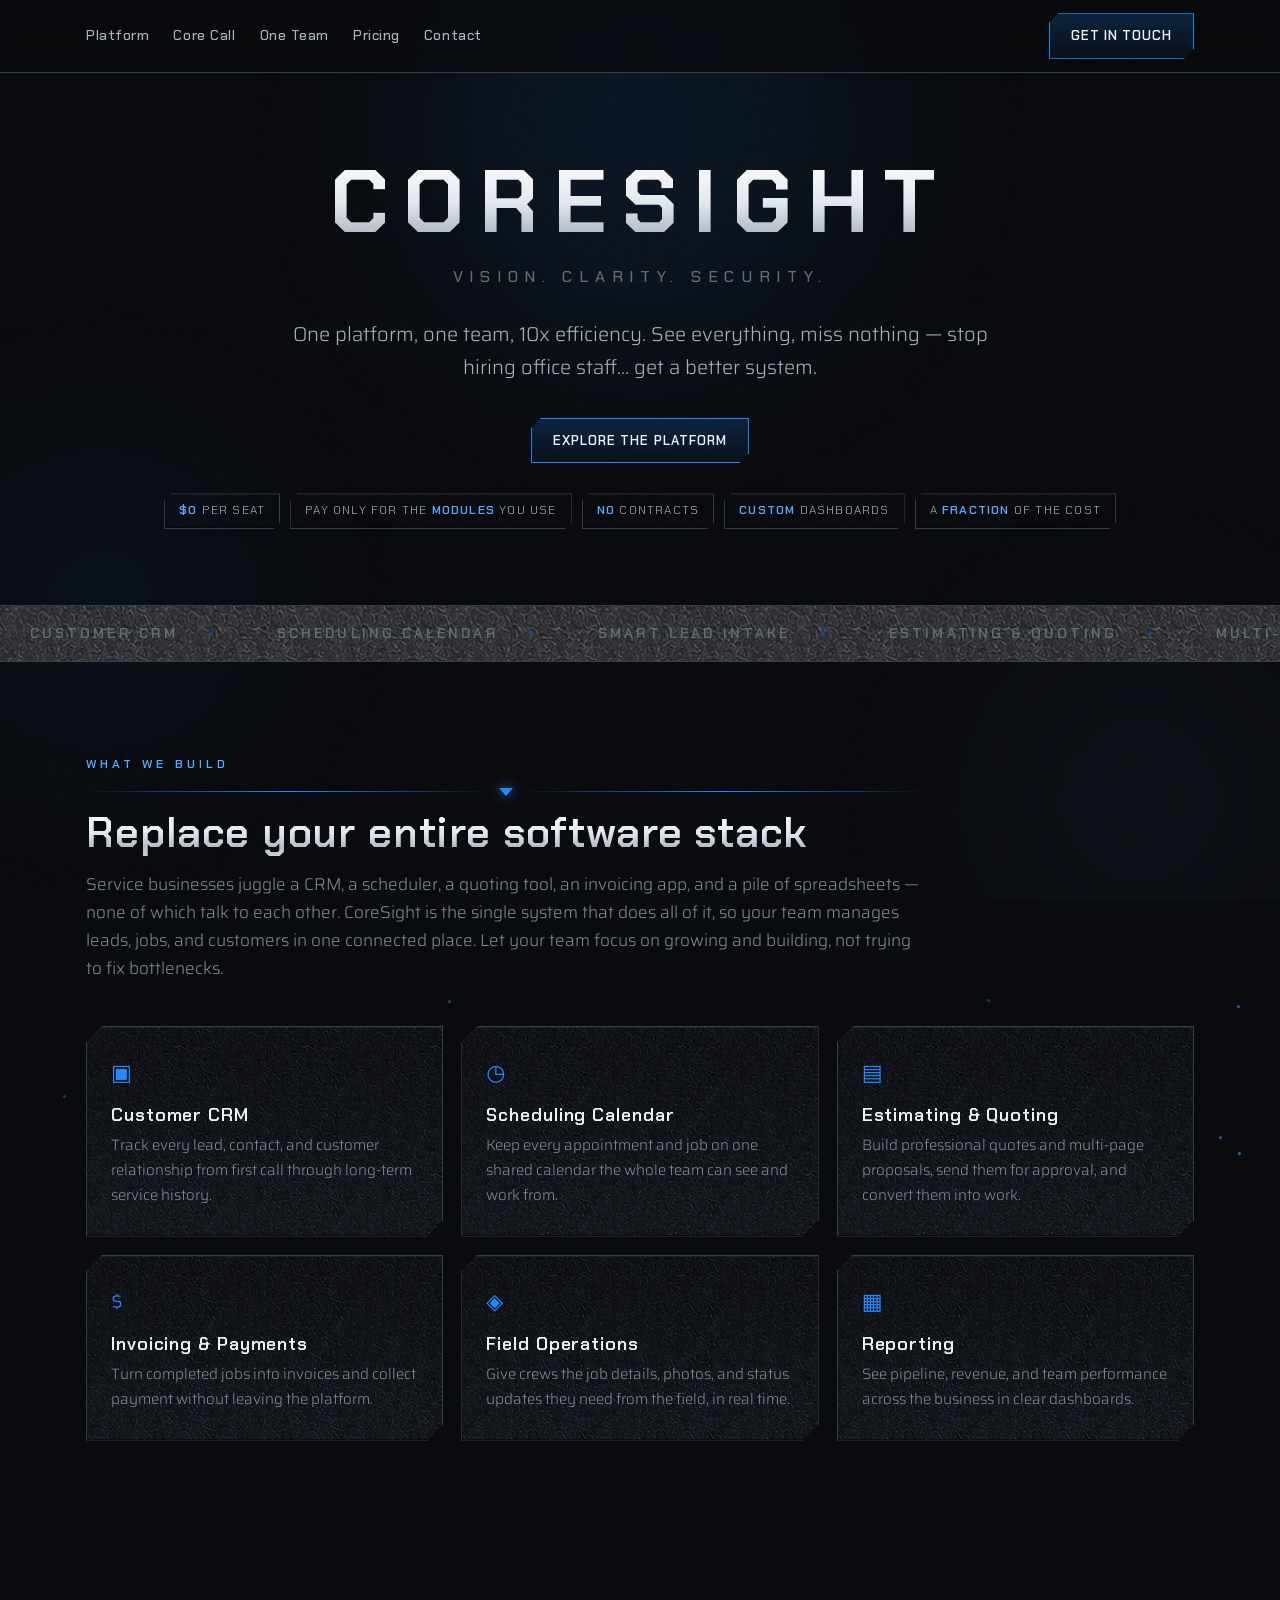
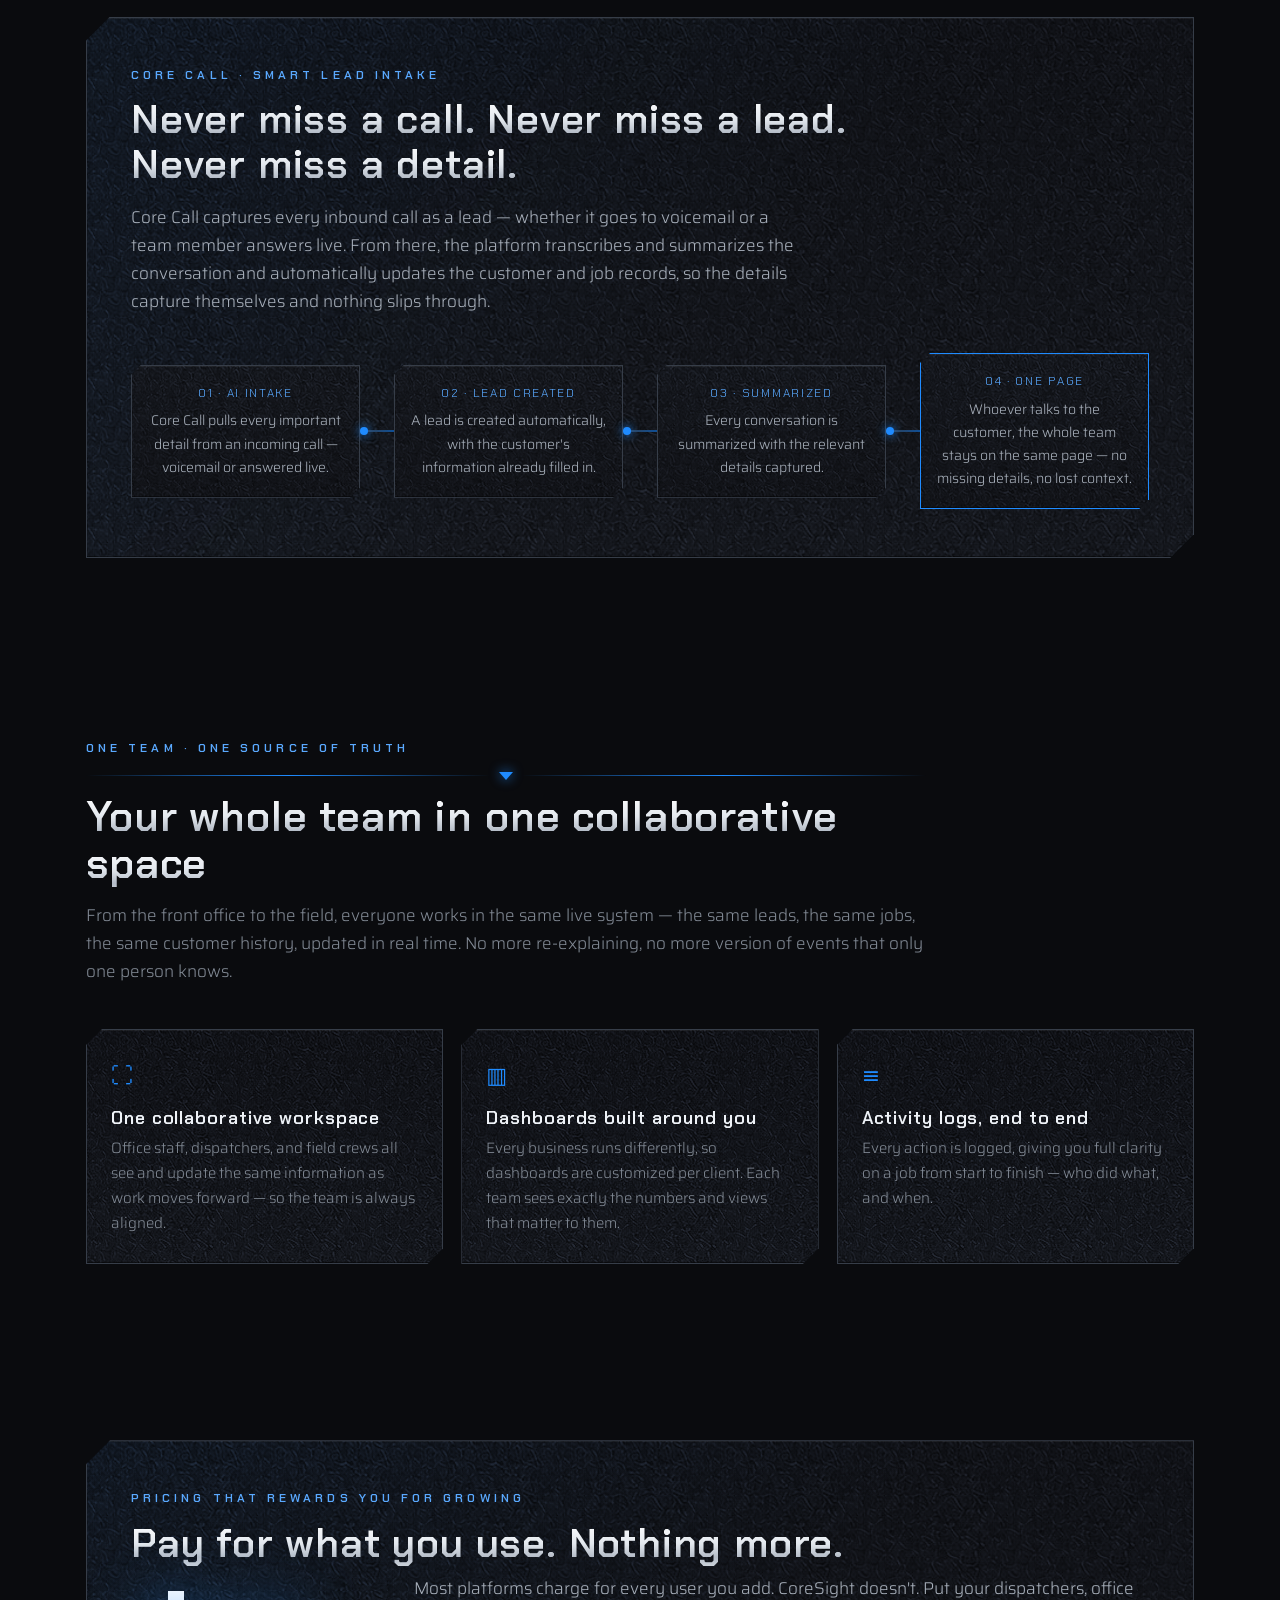
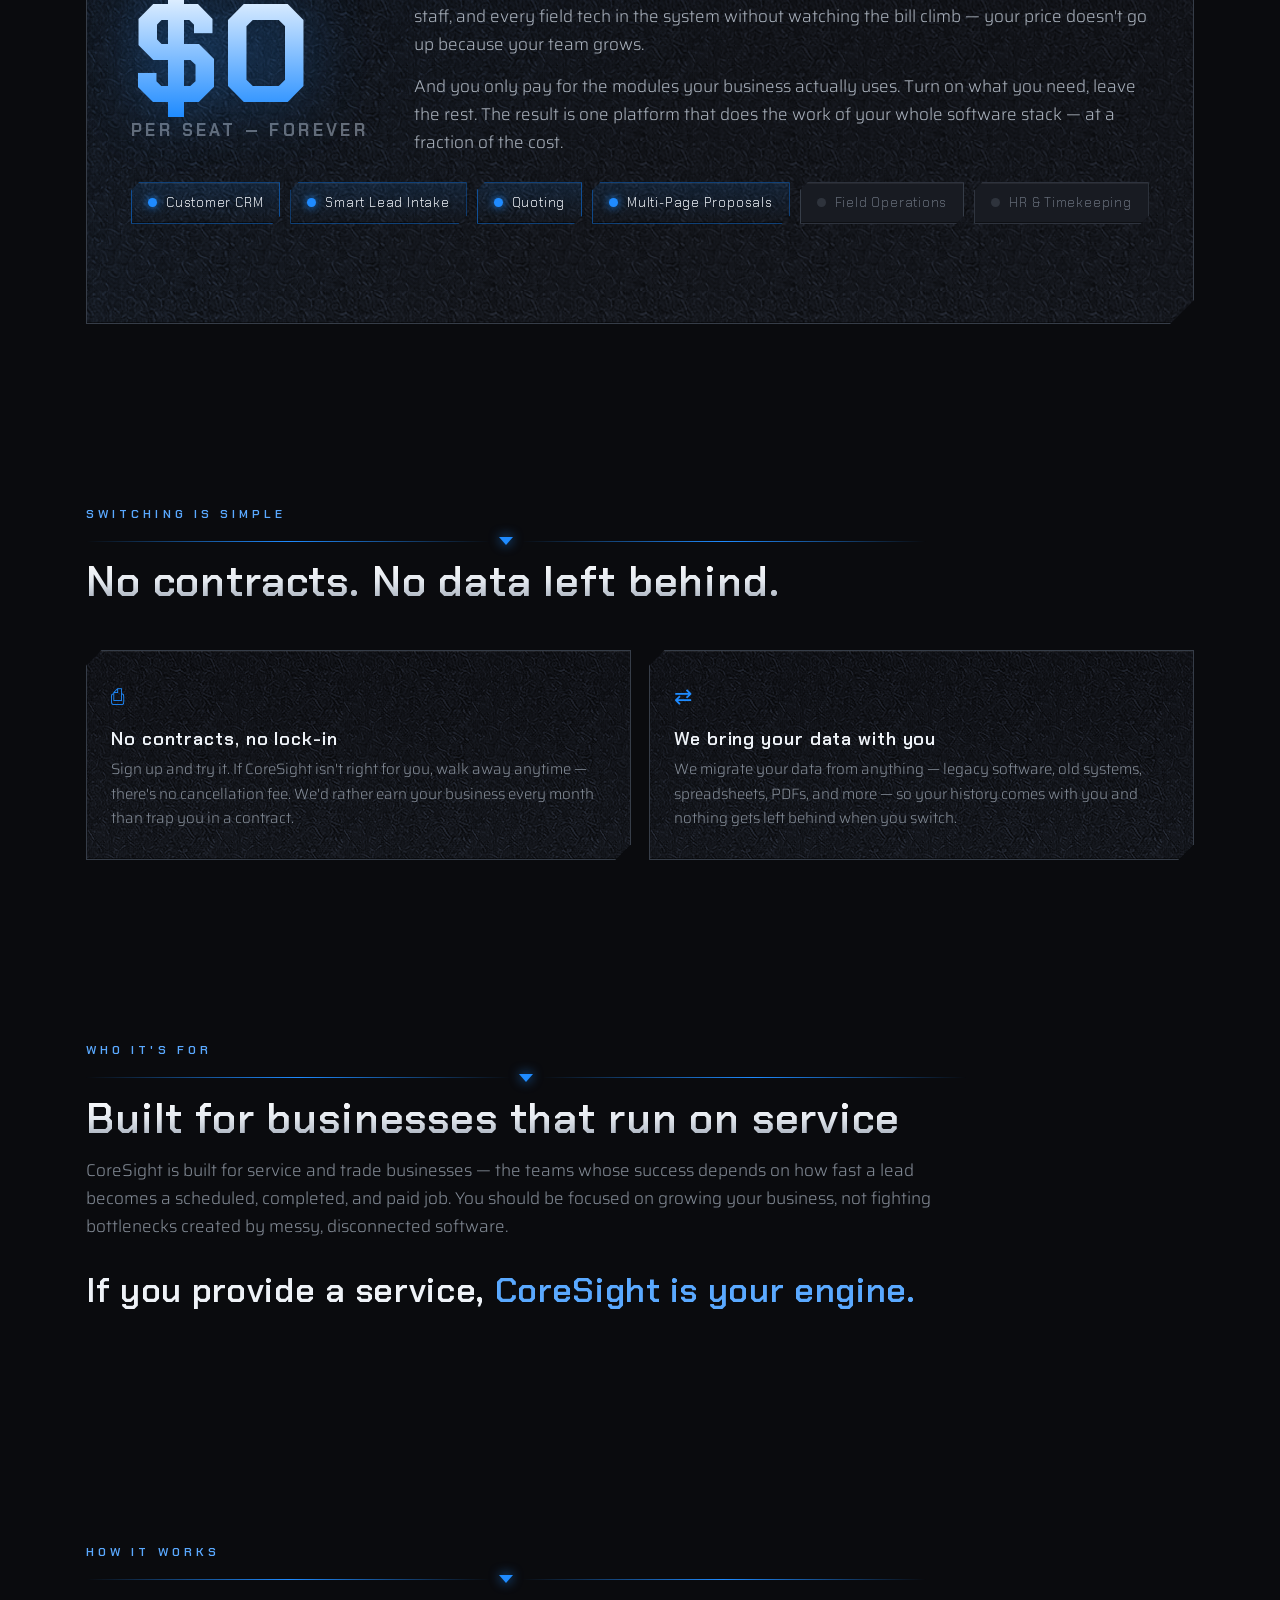
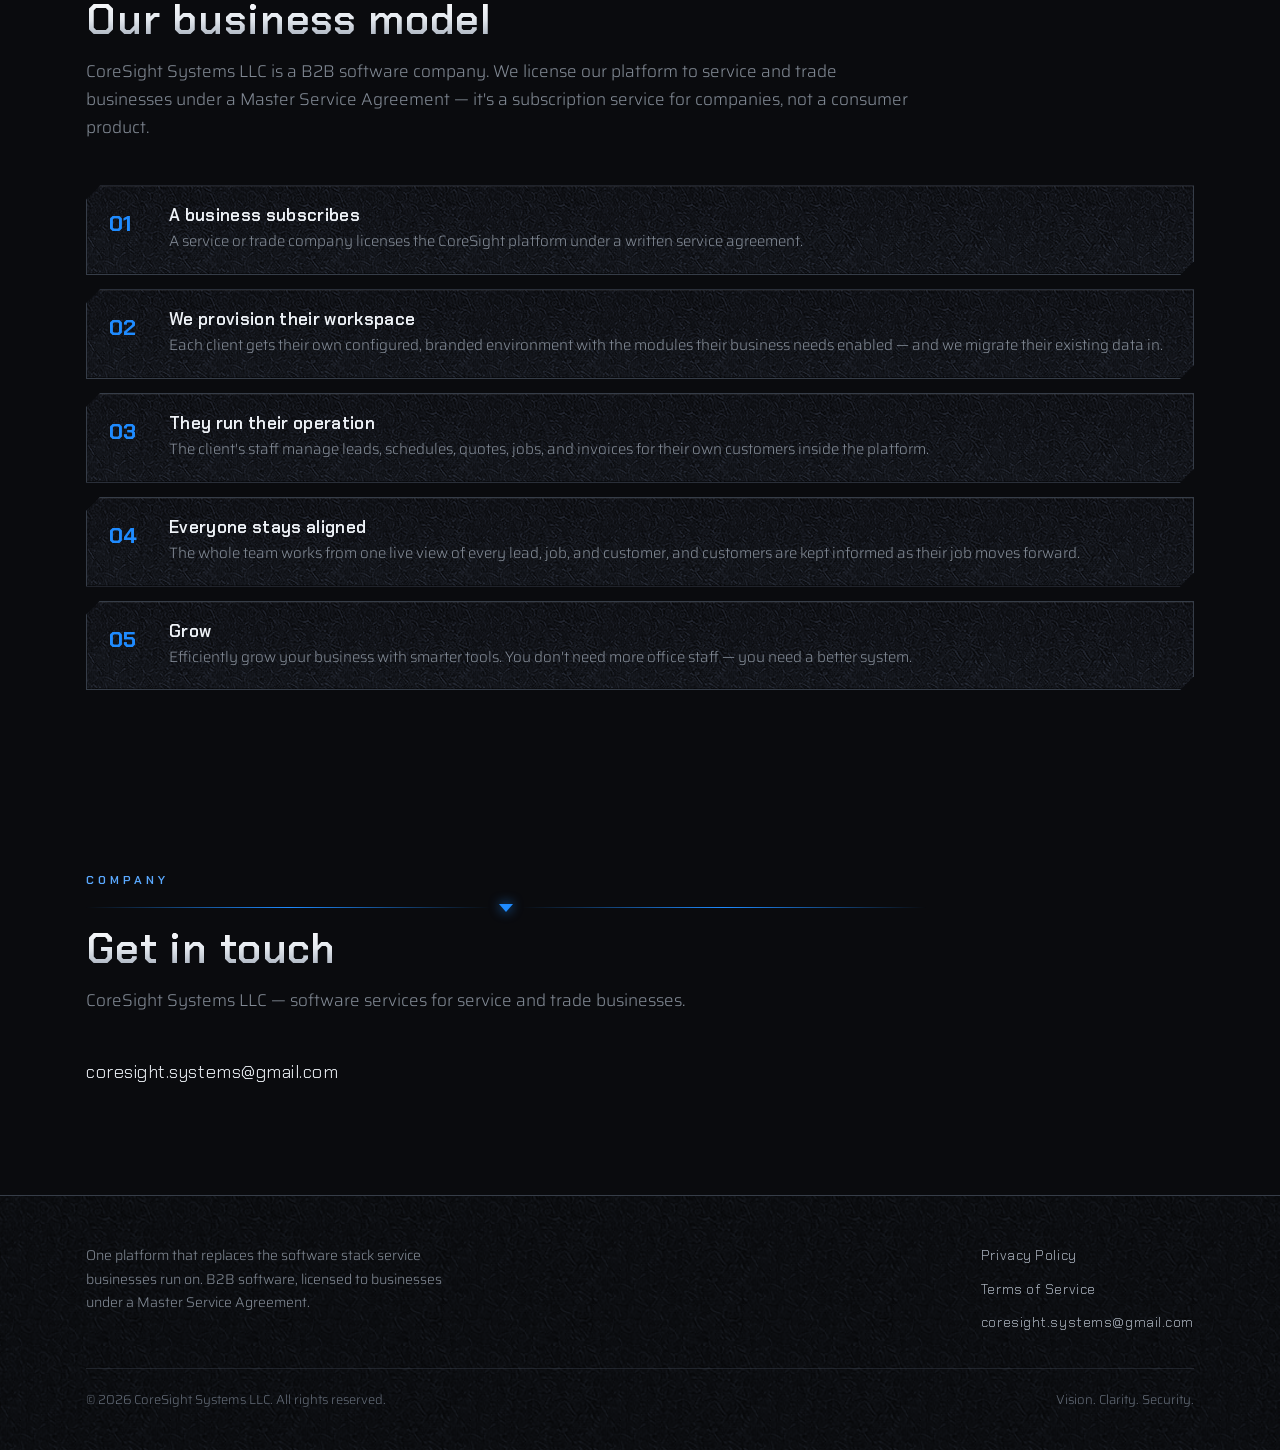
<file: index.html>
<!DOCTYPE html>
<html lang="en">
<head>
  <meta charset="utf-8" />
  <meta name="viewport" content="width=device-width, initial-scale=1" />
  <meta name="description" content="CoreSight Systems — one platform that replaces the software stack service businesses run on. Customer CRM, scheduling, estimating, quoting, invoicing, and field operations in one connected system." />
  <title>CoreSight Systems — Vision. Clarity. Security.</title>
  <link rel="preconnect" href="https://fonts.googleapis.com" />
  <link rel="preconnect" href="https://fonts.gstatic.com" crossorigin />
  <link href="https://fonts.googleapis.com/css2?family=Chakra+Petch:wght@400;500;600;700&family=Saira:wght@300;400;500;600&display=swap" rel="stylesheet" />
  <link rel="stylesheet" href="marketing.css" />
</head>
<body>

<div class="bg-layer"><div class="aurora a1"></div><div class="aurora a2"></div><div class="aurora a3"></div><div class="grid-floor"></div></div>
<div class="plate"></div><div class="particles" id="particles"></div>

<header class="nav">
  <div class="wrap nav-inner">
    <nav class="navlinks">
      <a onclick="jump('platform')">Platform</a>
      <a onclick="jump('corecall')">Core Call</a>
      <a onclick="jump('oneteam')">One Team</a>
      <a onclick="jump('pricing')">Pricing</a>
      <a onclick="jump('contact')">Contact</a>
    </nav>
    <a class="btn" onclick="jump('contact')">Get in Touch</a>
  </div>
</header>

<main>
  <section class="hero">
    <div class="wrap">
      <h1 class="silver">CORESIGHT</h1>
      <div class="tag">Vision. Clarity. Security.</div>
      <p class="lede">One platform, one team, 10x efficiency. See everything, miss nothing — stop hiring office staff… get a better system.</p>
      <div class="cta">
        <a class="btn" onclick="jump('platform')">Explore the Platform</a>
      </div>
      <div class="hero-badges">
        <span class="hb"><b>$0</b> per seat</span>
        <span class="hb">Pay only for the <b>modules</b> you use</span>
        <span class="hb"><b>No</b> contracts</span>
        <span class="hb"><b>Custom</b> dashboards</span>
        <span class="hb">A <b>fraction</b> of the cost</span>
      </div>
    </div>
  </section>

  <div class="marquee">
    <div class="marq-track">
      <span>Customer CRM</span><span>Scheduling Calendar</span><span>Smart Lead Intake</span><span>Estimating &amp; Quoting</span><span>Multi-Page Proposals</span><span>Invoicing &amp; Payments</span><span>Field Operations</span><span>Reporting</span>
      <span>Customer CRM</span><span>Scheduling Calendar</span><span>Smart Lead Intake</span><span>Estimating &amp; Quoting</span><span>Multi-Page Proposals</span><span>Invoicing &amp; Payments</span><span>Field Operations</span><span>Reporting</span>
    </div>
  </div>

  <!-- PLATFORM -->
  <section class="band" id="platform">
    <div class="wrap">
      <div class="sec-head reveal">
        <span class="eyebrow">What We Build</span>
        <div class="chev"><span class="line"></span><span class="tri"></span><span class="line"></span></div>
        <h2 class="silver">Replace your entire software stack</h2>
        <p>Service businesses juggle a CRM, a scheduler, a quoting tool, an invoicing app, and a pile of spreadsheets — none of which talk to each other. CoreSight is the single system that does all of it, so your team manages leads, jobs, and customers in one connected place. Let your team focus on growing and building, not trying to fix bottlenecks.</p>
      </div>
      <div class="grid g3">
        <div class="card reveal"><span class="ico">▣</span><h3>Customer CRM</h3><p>Track every lead, contact, and customer relationship from first call through long-term service history.</p></div>
        <div class="card reveal"><span class="ico">◷</span><h3>Scheduling Calendar</h3><p>Keep every appointment and job on one shared calendar the whole team can see and work from.</p></div>
        <div class="card reveal"><span class="ico">▤</span><h3>Estimating &amp; Quoting</h3><p>Build professional quotes and multi-page proposals, send them for approval, and convert them into work.</p></div>
        <div class="card reveal"><span class="ico">$</span><h3>Invoicing &amp; Payments</h3><p>Turn completed jobs into invoices and collect payment without leaving the platform.</p></div>
        <div class="card reveal"><span class="ico">◈</span><h3>Field Operations</h3><p>Give crews the job details, photos, and status updates they need from the field, in real time.</p></div>
        <div class="card reveal"><span class="ico">▦</span><h3>Reporting</h3><p>See pipeline, revenue, and team performance across the business in clear dashboards.</p></div>
      </div>
    </div>
  </section>

  <!-- CORE CALL -->
  <section class="band" id="corecall">
    <div class="wrap">
      <div class="feature reveal">
        <span class="eyebrow">Core Call · Smart Lead Intake</span>
        <h2><span class="silver" style="display:block">Never miss a call. Never miss a lead.</span><span class="silver" style="display:block">Never miss a detail.</span></h2>
        <p class="lead">Core Call captures every inbound call as a lead — whether it goes to voicemail or a team member answers live. From there, the platform transcribes and summarizes the conversation and automatically updates the customer and job records, so the details capture themselves and nothing slips through.</p>
        <div class="pipe">
          <div class="node"><div class="nt">01 · AI Intake</div><div class="nl">Core Call pulls every important detail from an incoming call — voicemail or answered live.</div></div>
          <div class="conn"><span class="blip"></span></div>
          <div class="node"><div class="nt">02 · Lead Created</div><div class="nl">A lead is created automatically, with the customer's information already filled in.</div></div>
          <div class="conn"><span class="blip" style="animation-delay:.5s"></span></div>
          <div class="node"><div class="nt">03 · Summarized</div><div class="nl">Every conversation is summarized with the relevant details captured.</div></div>
          <div class="conn"><span class="blip" style="animation-delay:1s"></span></div>
          <div class="node glow"><div class="nt">04 · One Page</div><div class="nl">Whoever talks to the customer, the whole team stays on the same page — no missing details, no lost context.</div></div>
        </div>
      </div>
    </div>
  </section>

  <!-- ONE TEAM -->
  <section class="band" id="oneteam">
    <div class="wrap">
      <div class="sec-head reveal">
        <span class="eyebrow">One Team · One Source of Truth</span>
        <div class="chev"><span class="line"></span><span class="tri"></span><span class="line"></span></div>
        <h2 class="silver">Your whole team in one collaborative space</h2>
        <p>From the front office to the field, everyone works in the same live system — the same leads, the same jobs, the same customer history, updated in real time. No more re-explaining, no more version of events that only one person knows.</p>
      </div>
      <div class="grid g3">
        <div class="card reveal"><span class="ico">⛶</span><h3>One collaborative workspace</h3><p>Office staff, dispatchers, and field crews all see and update the same information as work moves forward — so the team is always aligned.</p></div>
        <div class="card reveal"><span class="ico">▥</span><h3>Dashboards built around you</h3><p>Every business runs differently, so dashboards are customized per client. Each team sees exactly the numbers and views that matter to them.</p></div>
        <div class="card reveal"><span class="ico">≡</span><h3>Activity logs, end to end</h3><p>Every action is logged, giving you full clarity on a job from start to finish — who did what, and when.</p></div>
      </div>
    </div>
  </section>

  <!-- PRICING -->
  <section class="band" id="pricing">
    <div class="wrap">
      <div class="feature reveal">
        <span class="eyebrow">Pricing That Rewards You for Growing</span>
        <h2 class="silver">Pay for what you use. Nothing more.</h2>
        <div class="price-hero">
          <div class="price-big"><div class="num">$0</div><div class="lbl">Per Seat — Forever</div></div>
          <div class="price-copy">
            <p>Most platforms charge for every user you add. CoreSight doesn't. Put your dispatchers, office staff, and every field tech in the system without watching the bill climb — your price doesn't go up because your team grows.</p>
            <p>And you only pay for the modules your business actually uses. Turn on what you need, leave the rest. The result is one platform that does the work of your whole software stack — at a fraction of the cost.</p>
          </div>
        </div>
        <div class="modrow">
          <span class="modchip on" onclick="toggleChip(this)"><span class="sw"></span>Customer CRM</span>
          <span class="modchip on" onclick="toggleChip(this)"><span class="sw"></span>Smart Lead Intake</span>
          <span class="modchip on" onclick="toggleChip(this)"><span class="sw"></span>Quoting</span>
          <span class="modchip on" onclick="toggleChip(this)"><span class="sw"></span>Multi-Page Proposals</span>
          <span class="modchip" onclick="toggleChip(this)"><span class="sw"></span>Field Operations</span>
          <span class="modchip" onclick="toggleChip(this)"><span class="sw"></span>HR &amp; Timekeeping</span>
          <span class="modchip" onclick="toggleChip(this)"><span class="sw"></span>Integrations</span>
        </div>
      </div>
    </div>
  </section>

  <!-- SWITCHING -->
  <section class="band" id="switching">
    <div class="wrap">
      <div class="sec-head reveal">
        <span class="eyebrow">Switching Is Simple</span>
        <div class="chev"><span class="line"></span><span class="tri"></span><span class="line"></span></div>
        <h2 class="silver">No contracts. No data left behind.</h2>
      </div>
      <div class="grid g2">
        <div class="card reveal"><span class="ico">⎙</span><h3>No contracts, no lock-in</h3><p>Sign up and try it. If CoreSight isn't right for you, walk away anytime — there's no cancellation fee. We'd rather earn your business every month than trap you in a contract.</p></div>
        <div class="card reveal"><span class="ico">⇄</span><h3>We bring your data with you</h3><p>We migrate your data from anything — legacy software, old systems, spreadsheets, PDFs, and more — so your history comes with you and nothing gets left behind when you switch.</p></div>
      </div>
    </div>
  </section>

  <!-- WHO -->
  <section class="band" id="who">
    <div class="wrap">
      <div class="sec-head reveal" style="max-width:880px">
        <span class="eyebrow">Who It's For</span>
        <div class="chev"><span class="line"></span><span class="tri"></span><span class="line"></span></div>
        <h2 class="silver">Built for businesses that run on service</h2>
        <p>CoreSight is built for service and trade businesses — the teams whose success depends on how fast a lead becomes a scheduled, completed, and paid job. You should be focused on growing your business, not fighting bottlenecks created by messy, disconnected software.</p>
        <div class="who-statement">If you provide a service, <span class="hl">CoreSight is your engine.</span></div>
      </div>
    </div>
  </section>

  <!-- HOW IT WORKS -->
  <section class="band" id="how">
    <div class="wrap">
      <div class="sec-head reveal">
        <span class="eyebrow">How It Works</span>
        <div class="chev"><span class="line"></span><span class="tri"></span><span class="line"></span></div>
        <h2 class="silver">Our business model</h2>
        <p>CoreSight Systems LLC is a B2B software company. We license our platform to service and trade businesses under a Master Service Agreement — it's a subscription service for companies, not a consumer product.</p>
      </div>
      <div class="steps reveal">
        <div class="step"><span class="num"></span><div><h3>A business subscribes</h3><p>A service or trade company licenses the CoreSight platform under a written service agreement.</p></div></div>
        <div class="step"><span class="num"></span><div><h3>We provision their workspace</h3><p>Each client gets their own configured, branded environment with the modules their business needs enabled — and we migrate their existing data in.</p></div></div>
        <div class="step"><span class="num"></span><div><h3>They run their operation</h3><p>The client's staff manage leads, schedules, quotes, jobs, and invoices for their own customers inside the platform.</p></div></div>
        <div class="step"><span class="num"></span><div><h3>Everyone stays aligned</h3><p>The whole team works from one live view of every lead, job, and customer, and customers are kept informed as their job moves forward.</p></div></div>
        <div class="step"><span class="num"></span><div><h3>Grow</h3><p>Efficiently grow your business with smarter tools. You don't need more office staff — you need a better system.</p></div></div>
      </div>
    </div>
  </section>

  <!-- CONTACT -->
  <section class="band" id="contact">
    <div class="wrap">
      <div class="sec-head reveal">
        <span class="eyebrow">Company</span>
        <div class="chev"><span class="line"></span><span class="tri"></span><span class="line"></span></div>
        <h2 class="silver">Get in touch</h2>
        <p>CoreSight Systems LLC — software services for service and trade businesses.</p>
      </div>
      <div class="contact-row reveal"><a class="mail" href="mailto:coresight.systems@gmail.com">coresight.systems@gmail.com</a></div>
    </div>
  </section>
</main>

<footer>
  <div class="wrap">
    <div class="foot-grid">
      <div class="foot">
        <p>One platform that replaces the software stack service businesses run on. B2B software, licensed to businesses under a Master Service Agreement.</p>
      </div>
      <div class="foot-links">
        <a href="privacy.html">Privacy Policy</a>
        <a href="terms.html">Terms of Service</a>
        <a href="mailto:coresight.systems@gmail.com">coresight.systems@gmail.com</a>
      </div>
    </div>
    <div class="legal-bar"><span>© 2026 CoreSight Systems LLC. All rights reserved.</span><span>Vision. Clarity. Security.</span></div>
  </div>
</footer>

<script>
  (function(){var p=document.getElementById('particles');for(var i=0;i<16;i++){var d=document.createElement('div');d.className='dot';d.style.left=Math.random()*100+'%';d.style.bottom=(-10-Math.random()*20)+'%';var dur=10+Math.random()*14;d.style.animationDuration=dur+'s';d.style.animationDelay=(-Math.random()*dur)+'s';d.style.opacity=(.2+Math.random()*.4);p.appendChild(d);}})();
  var io=new IntersectionObserver(function(es){es.forEach(function(e){if(e.isIntersecting){e.target.classList.add('in');io.unobserve(e.target);}});},{threshold:0});
  document.querySelectorAll('.reveal').forEach(function(el,i){el.style.transitionDelay=(Math.min(i,3)*35)+'ms';io.observe(el);});
  function jump(id){var el=document.getElementById(id);if(el)el.scrollIntoView({behavior:'smooth'});}
  function toggleChip(el){el.classList.toggle('on');}
</script>

</body>
</html>
</file>
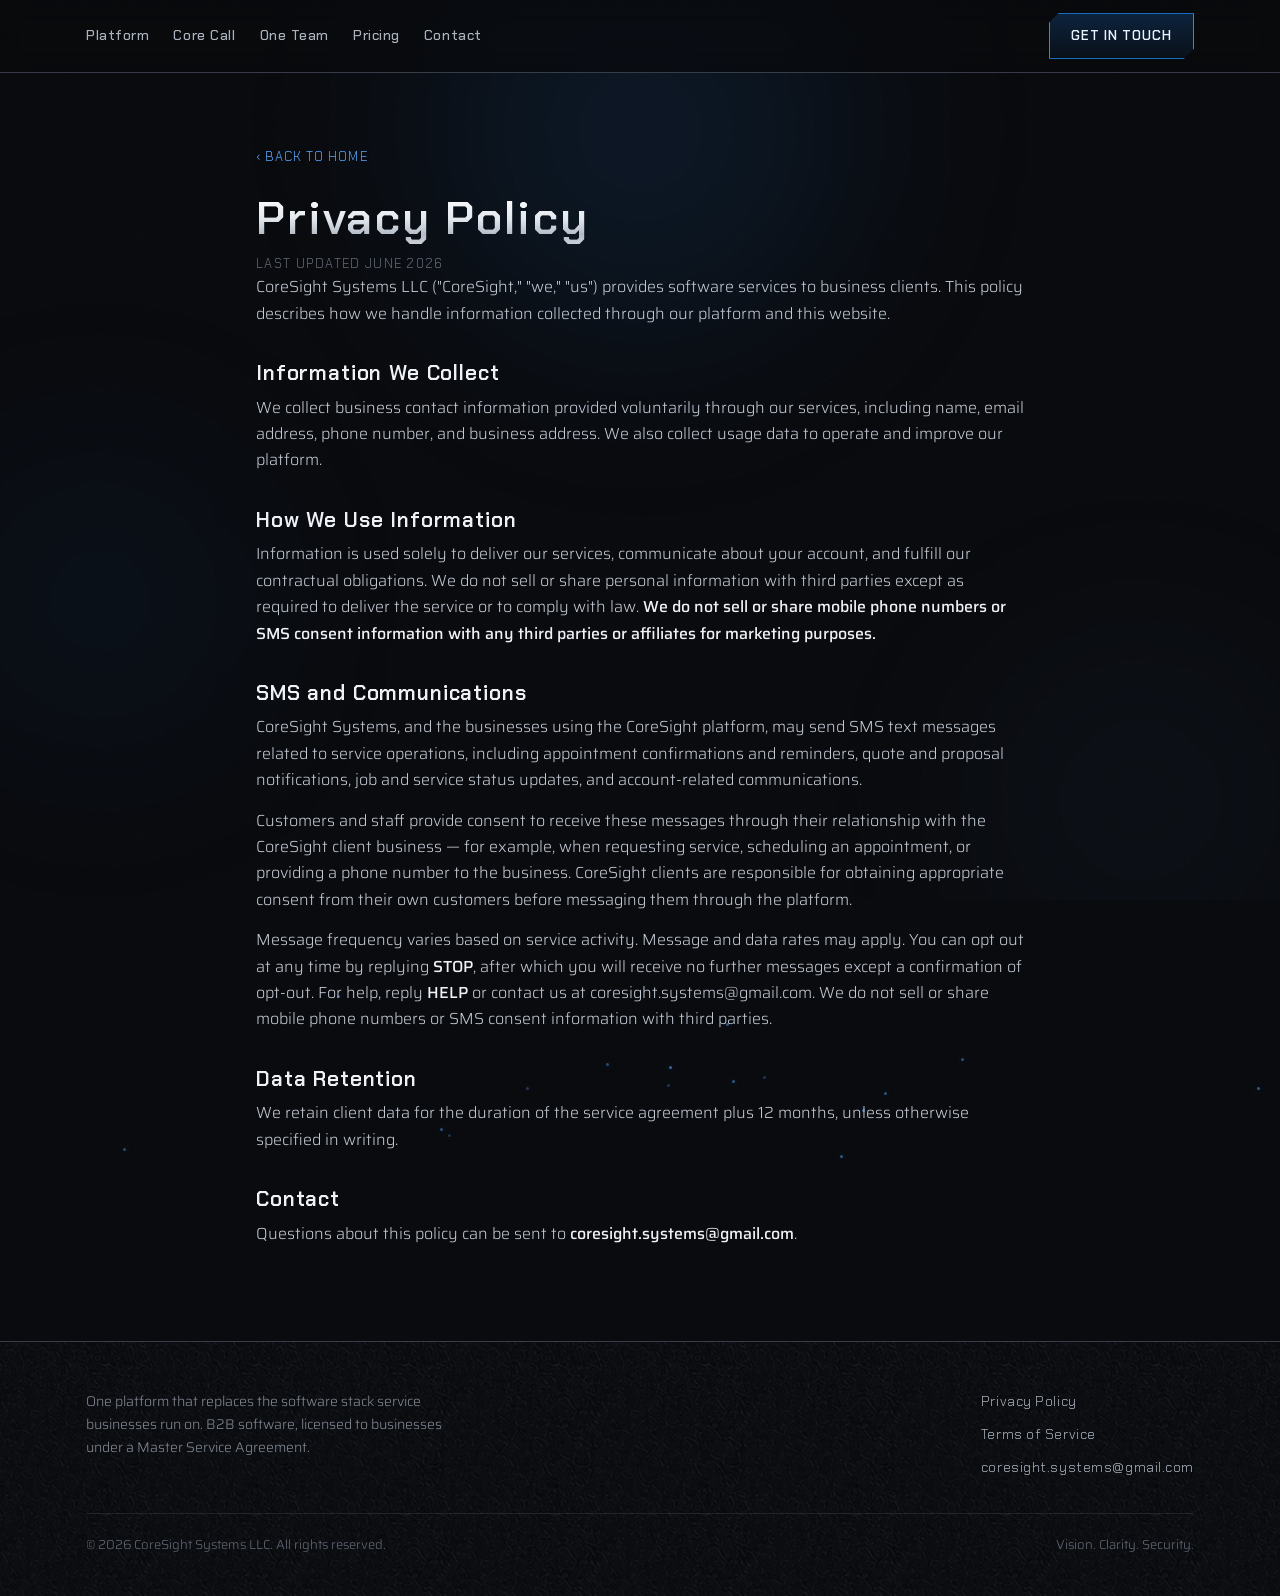
<file: privacy.html>
<!DOCTYPE html>
<html lang="en">
<head>
  <meta charset="utf-8" />
  <meta name="viewport" content="width=device-width, initial-scale=1" />
  <meta name="description" content="CoreSight Systems Privacy Policy — how we handle information collected through our platform and website." />
  <title>Privacy Policy — CoreSight Systems</title>
  <link rel="preconnect" href="https://fonts.googleapis.com" />
  <link rel="preconnect" href="https://fonts.gstatic.com" crossorigin />
  <link href="https://fonts.googleapis.com/css2?family=Chakra+Petch:wght@400;500;600;700&family=Saira:wght@300;400;500;600&display=swap" rel="stylesheet" />
  <link rel="stylesheet" href="marketing.css" />
</head>
<body>

<div class="bg-layer"><div class="aurora a1"></div><div class="aurora a2"></div><div class="aurora a3"></div><div class="grid-floor"></div></div>
<div class="plate"></div><div class="particles" id="particles"></div>

<header class="nav">
  <div class="wrap nav-inner">
    <nav class="navlinks">
      <a href="/#platform">Platform</a>
      <a href="/#corecall">Core Call</a>
      <a href="/#oneteam">One Team</a>
      <a href="/#pricing">Pricing</a>
      <a href="/#contact">Contact</a>
    </nav>
    <a class="btn" href="/#contact">Get in Touch</a>
  </div>
</header>

<section class="legal">
  <div class="wrap">
    <a class="back" href="/">&#8249; Back to Home</a>
    <h1 class="silver">Privacy Policy</h1>
    <div class="updated">Last updated June 2026</div>
    <p>CoreSight Systems LLC ("CoreSight," "we," "us") provides software services to business clients. This policy describes how we handle information collected through our platform and this website.</p>
    <h2>Information We Collect</h2>
    <p>We collect business contact information provided voluntarily through our services, including name, email address, phone number, and business address. We also collect usage data to operate and improve our platform.</p>
    <h2>How We Use Information</h2>
    <p>Information is used solely to deliver our services, communicate about your account, and fulfill our contractual obligations. We do not sell or share personal information with third parties except as required to deliver the service or to comply with law. <strong>We do not sell or share mobile phone numbers or SMS consent information with any third parties or affiliates for marketing purposes.</strong></p>
    <h2>SMS and Communications</h2>
    <p>CoreSight Systems, and the businesses using the CoreSight platform, may send SMS text messages related to service operations, including appointment confirmations and reminders, quote and proposal notifications, job and service status updates, and account-related communications.</p>
    <p>Customers and staff provide consent to receive these messages through their relationship with the CoreSight client business — for example, when requesting service, scheduling an appointment, or providing a phone number to the business. CoreSight clients are responsible for obtaining appropriate consent from their own customers before messaging them through the platform.</p>
    <p>Message frequency varies based on service activity. Message and data rates may apply. You can opt out at any time by replying <strong>STOP</strong>, after which you will receive no further messages except a confirmation of opt-out. For help, reply <strong>HELP</strong> or contact us at coresight.systems@gmail.com. We do not sell or share mobile phone numbers or SMS consent information with third parties.</p>
    <h2>Data Retention</h2>
    <p>We retain client data for the duration of the service agreement plus 12 months, unless otherwise specified in writing.</p>
    <h2>Contact</h2>
    <p>Questions about this policy can be sent to <strong>coresight.systems@gmail.com</strong>.</p>
  </div>
</section>

<footer>
  <div class="wrap">
    <div class="foot-grid">
      <div class="foot">
        <p>One platform that replaces the software stack service businesses run on. B2B software, licensed to businesses under a Master Service Agreement.</p>
      </div>
      <div class="foot-links">
        <a href="privacy.html">Privacy Policy</a>
        <a href="terms.html">Terms of Service</a>
        <a href="mailto:coresight.systems@gmail.com">coresight.systems@gmail.com</a>
      </div>
    </div>
    <div class="legal-bar"><span>© 2026 CoreSight Systems LLC. All rights reserved.</span><span>Vision. Clarity. Security.</span></div>
  </div>
</footer>

<script>
  (function(){var p=document.getElementById('particles');for(var i=0;i<16;i++){var d=document.createElement('div');d.className='dot';d.style.left=Math.random()*100+'%';d.style.bottom=(-10-Math.random()*20)+'%';var dur=10+Math.random()*14;d.style.animationDuration=dur+'s';d.style.animationDelay=(-Math.random()*dur)+'s';d.style.opacity=(.2+Math.random()*.4);p.appendChild(d);}})();
</script>

</body>
</html>
</file>
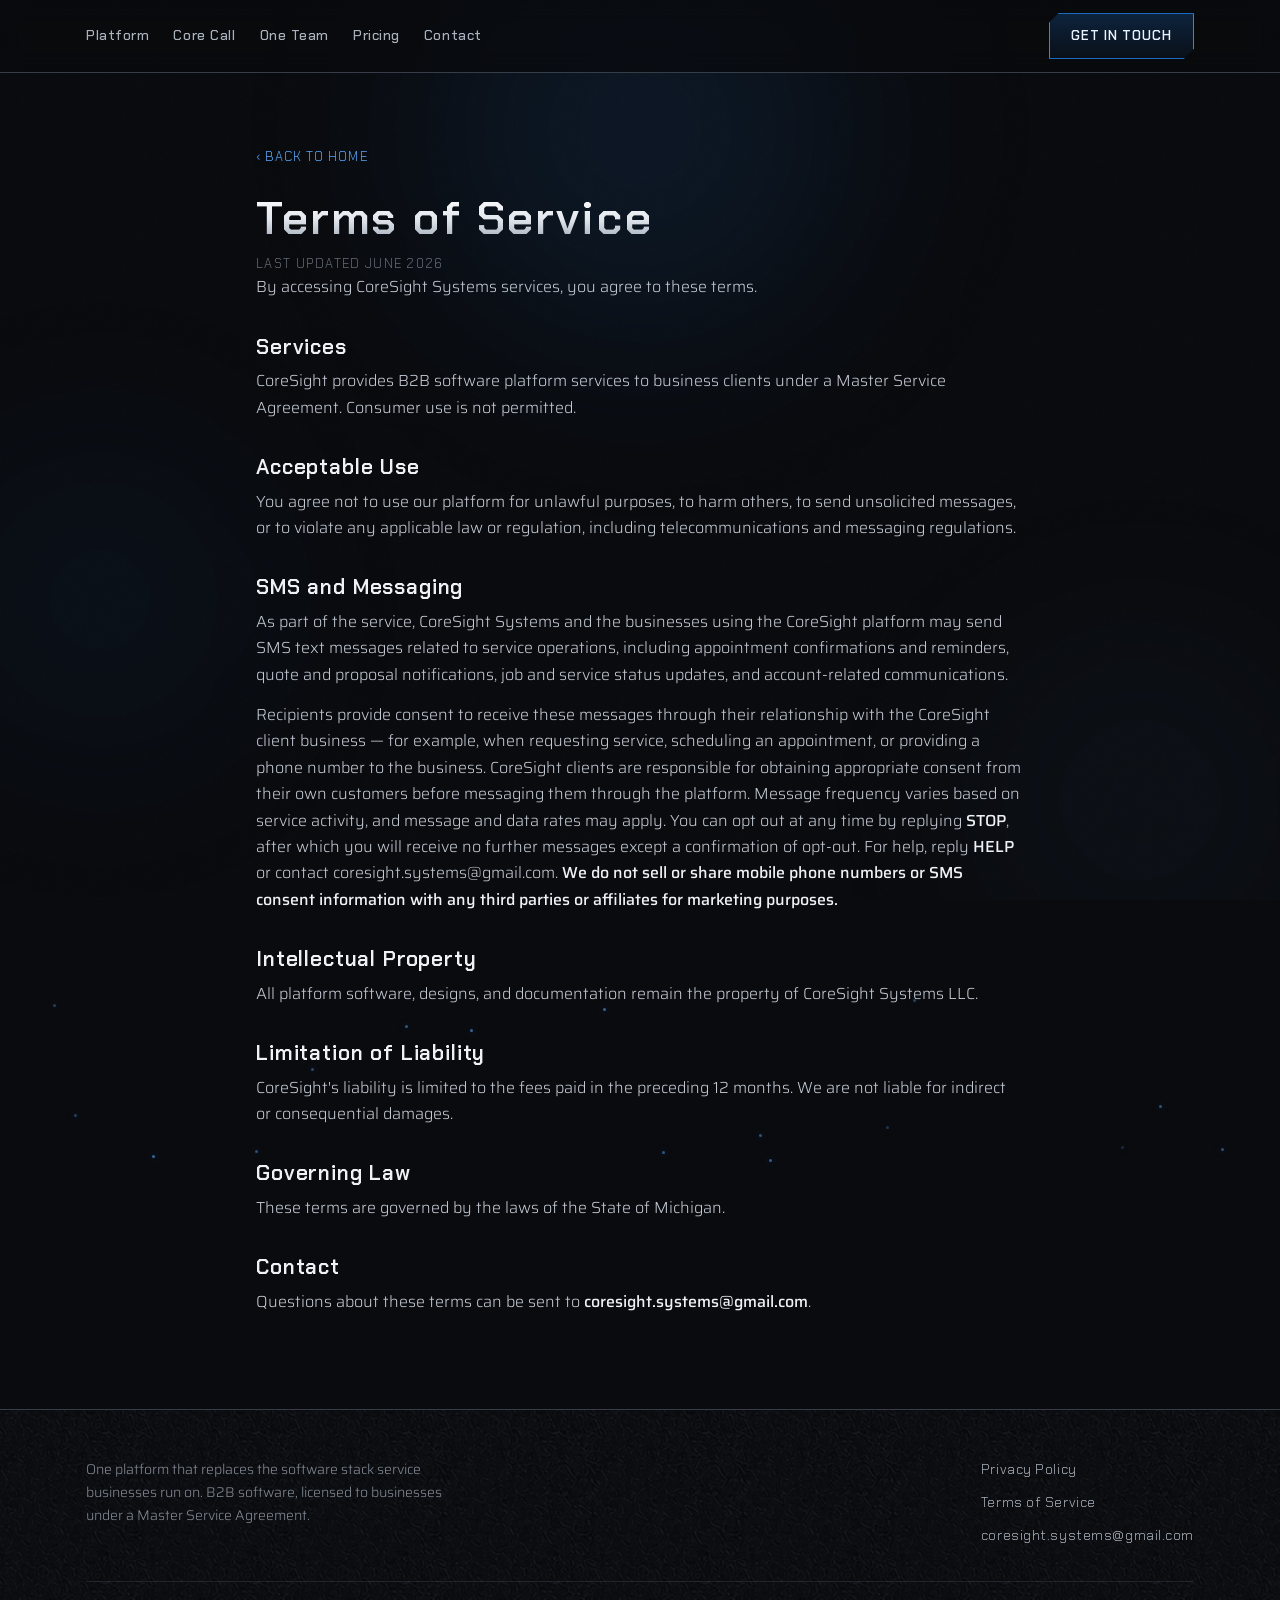
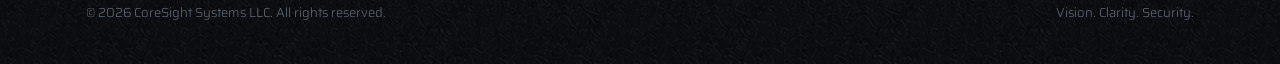
<file: terms.html>
<!DOCTYPE html>
<html lang="en">
<head>
  <meta charset="utf-8" />
  <meta name="viewport" content="width=device-width, initial-scale=1" />
  <meta name="description" content="CoreSight Systems Terms of Service — terms governing access to our platform and services." />
  <title>Terms of Service — CoreSight Systems</title>
  <link rel="preconnect" href="https://fonts.googleapis.com" />
  <link rel="preconnect" href="https://fonts.gstatic.com" crossorigin />
  <link href="https://fonts.googleapis.com/css2?family=Chakra+Petch:wght@400;500;600;700&family=Saira:wght@300;400;500;600&display=swap" rel="stylesheet" />
  <link rel="stylesheet" href="marketing.css" />
</head>
<body>

<div class="bg-layer"><div class="aurora a1"></div><div class="aurora a2"></div><div class="aurora a3"></div><div class="grid-floor"></div></div>
<div class="plate"></div><div class="particles" id="particles"></div>

<header class="nav">
  <div class="wrap nav-inner">
    <nav class="navlinks">
      <a href="/#platform">Platform</a>
      <a href="/#corecall">Core Call</a>
      <a href="/#oneteam">One Team</a>
      <a href="/#pricing">Pricing</a>
      <a href="/#contact">Contact</a>
    </nav>
    <a class="btn" href="/#contact">Get in Touch</a>
  </div>
</header>

<section class="legal">
  <div class="wrap">
    <a class="back" href="/">&#8249; Back to Home</a>
    <h1 class="silver">Terms of Service</h1>
    <div class="updated">Last updated June 2026</div>
    <p>By accessing CoreSight Systems services, you agree to these terms.</p>
    <h2>Services</h2>
    <p>CoreSight provides B2B software platform services to business clients under a Master Service Agreement. Consumer use is not permitted.</p>
    <h2>Acceptable Use</h2>
    <p>You agree not to use our platform for unlawful purposes, to harm others, to send unsolicited messages, or to violate any applicable law or regulation, including telecommunications and messaging regulations.</p>
    <h2>SMS and Messaging</h2>
    <p>As part of the service, CoreSight Systems and the businesses using the CoreSight platform may send SMS text messages related to service operations, including appointment confirmations and reminders, quote and proposal notifications, job and service status updates, and account-related communications.</p>
    <p>Recipients provide consent to receive these messages through their relationship with the CoreSight client business — for example, when requesting service, scheduling an appointment, or providing a phone number to the business. CoreSight clients are responsible for obtaining appropriate consent from their own customers before messaging them through the platform. Message frequency varies based on service activity, and message and data rates may apply. You can opt out at any time by replying <strong>STOP</strong>, after which you will receive no further messages except a confirmation of opt-out. For help, reply <strong>HELP</strong> or contact coresight.systems@gmail.com. <strong>We do not sell or share mobile phone numbers or SMS consent information with any third parties or affiliates for marketing purposes.</strong></p>
    <h2>Intellectual Property</h2>
    <p>All platform software, designs, and documentation remain the property of CoreSight Systems LLC.</p>
    <h2>Limitation of Liability</h2>
    <p>CoreSight's liability is limited to the fees paid in the preceding 12 months. We are not liable for indirect or consequential damages.</p>
    <h2>Governing Law</h2>
    <p>These terms are governed by the laws of the State of Michigan.</p>
    <h2>Contact</h2>
    <p>Questions about these terms can be sent to <strong>coresight.systems@gmail.com</strong>.</p>
  </div>
</section>

<footer>
  <div class="wrap">
    <div class="foot-grid">
      <div class="foot">
        <p>One platform that replaces the software stack service businesses run on. B2B software, licensed to businesses under a Master Service Agreement.</p>
      </div>
      <div class="foot-links">
        <a href="privacy.html">Privacy Policy</a>
        <a href="terms.html">Terms of Service</a>
        <a href="mailto:coresight.systems@gmail.com">coresight.systems@gmail.com</a>
      </div>
    </div>
    <div class="legal-bar"><span>© 2026 CoreSight Systems LLC. All rights reserved.</span><span>Vision. Clarity. Security.</span></div>
  </div>
</footer>

<script>
  (function(){var p=document.getElementById('particles');for(var i=0;i<16;i++){var d=document.createElement('div');d.className='dot';d.style.left=Math.random()*100+'%';d.style.bottom=(-10-Math.random()*20)+'%';var dur=10+Math.random()*14;d.style.animationDuration=dur+'s';d.style.animationDelay=(-Math.random()*dur)+'s';d.style.opacity=(.2+Math.random()*.4);p.appendChild(d);}})();
</script>

</body>
</html>
</file>
<file: marketing.css>
:root{
    --bg:#0a0b0e;--bg-2:#0e1014;--panel:#13151b;--panel-2:#181b22;
    --steel:#2e333c;--steel-line:#363d48;
    --silver-1:#eef2f7;--silver-2:#aab2bd;--silver-3:#646c78;
    --blue:#1f8bff;--blue-soft:#5aa9ff;--blue-dim:#0f4f96;
    --text:#c4cbd5;--muted:#838b96;--maxw:1160px;
    --tex:url('coresight_forged_tile.png');
    --bevel:inset 0 1px 0 rgba(255,255,255,.06),inset 0 -1px 0 rgba(0,0,0,.45);
  }
  *{box-sizing:border-box;margin:0;padding:0}
  html{scroll-behavior:smooth}
  html,body{overflow-x:clip;max-width:100%}
  img,svg,video{max-width:100%}
  body{background:var(--bg);color:var(--text);font-family:"Saira",system-ui,sans-serif;font-weight:300;line-height:1.65;-webkit-font-smoothing:antialiased;overflow-x:clip}

  .bg-layer{position:fixed;inset:0;z-index:-3;overflow:hidden;pointer-events:none}
  .aurora{position:absolute;border-radius:50%;filter:blur(90px);opacity:.5}
  .a1{width:620px;height:620px;background:radial-gradient(circle,rgba(31,139,255,.30),transparent 70%);top:-180px;left:50%;transform:translateX(-50%);animation:drift1 16s ease-in-out infinite}
  .a2{width:480px;height:480px;background:radial-gradient(circle,rgba(31,139,255,.16),transparent 70%);top:40%;left:-140px;animation:drift2 22s ease-in-out infinite}
  .a3{width:520px;height:520px;background:radial-gradient(circle,rgba(90,169,255,.12),transparent 70%);bottom:-160px;right:-120px;animation:drift3 19s ease-in-out infinite}
  @keyframes drift1{0%,100%{transform:translateX(-50%) translateY(0)}50%{transform:translateX(-42%) translateY(40px)}}
  @keyframes drift2{0%,100%{transform:translate(0,0)}50%{transform:translate(60px,-50px)}}
  @keyframes drift3{0%,100%{transform:translate(0,0)}50%{transform:translate(-50px,40px)}}
  /* faint forged plate wash over the whole page */
  .plate{position:fixed;inset:0;z-index:-2;pointer-events:none;background-image:var(--tex);background-size:150px;opacity:.05;mix-blend-mode:overlay}
  .grid-floor{position:absolute;left:-25%;right:-25%;bottom:-10%;height:65vh;z-index:0;pointer-events:none;
    background-image:linear-gradient(rgba(31,139,255,.10) 1px,transparent 1px),linear-gradient(90deg,rgba(31,139,255,.10) 1px,transparent 1px);
    background-size:46px 46px;transform:perspective(420px) rotateX(62deg);transform-origin:bottom center;
    mask-image:linear-gradient(to top,rgba(0,0,0,.9),transparent 75%);-webkit-mask-image:linear-gradient(to top,rgba(0,0,0,.9),transparent 75%);animation:floor 5.5s linear infinite}
  @keyframes floor{from{background-position:0 0}to{background-position:0 46px}}
  .particles{position:fixed;inset:0;z-index:-1;pointer-events:none}
  .dot{position:absolute;width:3px;height:3px;border-radius:50%;background:var(--blue-soft);box-shadow:0 0 8px var(--blue);opacity:.5;animation:fly linear infinite}
  @keyframes fly{from{transform:translateY(0)}to{transform:translateY(-120vh)}}

  .wrap{max-width:var(--maxw);margin:0 auto;padding:0 26px}
  h1,h2,h3,.display{font-family:"Chakra Petch",sans-serif;font-weight:600;letter-spacing:.02em;line-height:1.12}
  /* gradient tiles per line-height so wrapped lines stay bright */
  .silver{background:linear-gradient(180deg,#ffffff,#e3e8ee 45%,#b4bcc7 72%,#d8dde4);-webkit-background-clip:text;background-clip:text;color:transparent;background-size:100% 1.25em}
  .eyebrow{font-family:"Chakra Petch";font-weight:600;font-size:12px;letter-spacing:.34em;text-transform:uppercase;color:var(--blue-soft)}
  .chev{display:flex;align-items:center;height:14px;margin-top:8px}
  .chev .line{height:1px;flex:1;background:linear-gradient(90deg,transparent,var(--blue),transparent)}
  .chev .tri{width:0;height:0;border-left:7px solid transparent;border-right:7px solid transparent;border-top:8px solid var(--blue);filter:drop-shadow(0 0 6px rgba(31,139,255,.9));margin:0 8px;animation:pulse 2.4s ease-in-out infinite}
  @keyframes pulse{0%,100%{opacity:.5}50%{opacity:1}}

  header.nav{position:sticky;top:0;z-index:50;background:rgba(9,10,13,.72);backdrop-filter:blur(12px);border-bottom:1px solid var(--steel-line)}
  .nav-inner{display:flex;align-items:center;justify-content:space-between;height:72px}
  .brand{display:flex;align-items:center;gap:10px;cursor:pointer}
  .brand img{width:42px;height:42px;flex:none}
  .brand .name{font-family:"Chakra Petch";font-weight:700;letter-spacing:.22em;font-size:18px}
  .navlinks{display:flex;gap:24px;align-items:center}
  .navlinks a{color:var(--silver-2);text-decoration:none;font-size:14px;letter-spacing:.04em;font-family:"Chakra Petch";font-weight:500;cursor:pointer;transition:color .2s}
  .navlinks a:hover{color:var(--silver-1)}
  .btn{font-family:"Chakra Petch";font-weight:600;letter-spacing:.08em;font-size:13px;text-transform:uppercase;text-decoration:none;cursor:pointer;display:inline-flex;align-items:center;gap:9px;padding:11px 21px;border:1px solid var(--blue);color:#eaf4ff;background:linear-gradient(180deg,rgba(31,139,255,.20),rgba(31,139,255,.05));clip-path:polygon(10px 0,100% 0,100% calc(100% - 10px),calc(100% - 10px) 100%,0 100%,0 10px);transition:box-shadow .25s,background .25s}
  .btn:hover{box-shadow:0 0 26px rgba(31,139,255,.4);background:linear-gradient(180deg,rgba(31,139,255,.32),rgba(31,139,255,.09))}
  .btn.ghost{border-color:var(--steel-line);color:var(--silver-2);background:transparent}
  .btn.ghost:hover{border-color:var(--silver-3);color:var(--silver-1);box-shadow:none}

  .hero{position:relative;padding:80px 0 76px;text-align:center}
  .emblem-wrap{position:relative;width:232px;height:232px;margin:0 auto 16px;display:flex;align-items:center;justify-content:center;animation:rise .9s both}
  .emblem-wrap img{width:200px;height:200px;animation:bob 6s ease-in-out infinite;filter:drop-shadow(0 0 30px rgba(31,139,255,.28))}
  @keyframes bob{0%,100%{transform:translateY(0)}50%{transform:translateY(-10px)}}
  .ring{position:absolute;border:1px solid rgba(31,139,255,.35);border-radius:50%;inset:16px;animation:expand 3.4s ease-out infinite}
  .ring.r2{animation-delay:1.1s}.ring.r3{animation-delay:2.2s}
  @keyframes expand{0%{transform:scale(.7);opacity:.8}100%{transform:scale(1.4);opacity:0}}
  .hero h1{font-size:clamp(42px,8.5vw,88px);font-weight:700;letter-spacing:.17em;animation:rise .9s .08s both}
  .tag{font-family:"Chakra Petch";font-weight:500;letter-spacing:.42em;color:var(--silver-3);font-size:clamp(11px,2.3vw,16px);margin-top:12px;text-transform:uppercase;animation:rise .9s .16s both}
  .hero .lede{max-width:720px;margin:28px auto 0;font-size:clamp(16px,2.4vw,20px);color:var(--silver-2);animation:rise .9s .24s both}
  .hero .cta{display:flex;gap:14px;justify-content:center;margin-top:34px;flex-wrap:wrap;animation:rise .9s .32s both}
  .hero-badges{display:flex;gap:10px;justify-content:center;flex-wrap:wrap;margin-top:30px;animation:rise .9s .4s both}
  .hb{font-family:"Chakra Petch";font-size:12px;letter-spacing:.1em;text-transform:uppercase;color:var(--silver-2);border:1px solid var(--steel-line);padding:7px 14px;clip-path:polygon(7px 0,100% 0,100% calc(100% - 7px),calc(100% - 7px) 100%,0 100%,0 7px);box-shadow:var(--bevel)}
  .hb b{color:var(--blue-soft);font-weight:600}
  @keyframes rise{from{opacity:0;transform:translateY(20px)}to{opacity:1;transform:none}}

  .marquee{border-top:1px solid var(--steel-line);border-bottom:1px solid var(--steel-line);background:rgba(15,17,22,.6);background-image:var(--tex);background-size:150px;background-blend-mode:overlay;overflow:hidden;padding:16px 0}
  .marq-track{display:flex;width:max-content;animation:scroll 26s linear infinite}
  .marq-track span{font-family:"Chakra Petch";font-weight:600;letter-spacing:.22em;font-size:14px;color:var(--silver-3);text-transform:uppercase;padding:0 30px;position:relative}
  .marq-track span::after{content:"◆";color:var(--blue-dim);margin-left:30px;font-size:9px;vertical-align:middle}
  @keyframes scroll{from{transform:translateX(0)}to{transform:translateX(-50%)}}

  section.band{padding:88px 0;position:relative}
  .sec-head{margin-bottom:44px;max-width:840px}
  .sec-head h2{font-size:clamp(27px,4.2vw,42px);margin-top:10px}
  .sec-head p{color:var(--muted);margin-top:14px;font-size:17px}
  .grid{display:grid;gap:18px}.g3{grid-template-columns:repeat(3,1fr)}.g2{grid-template-columns:repeat(2,1fr)}
  @media(max-width:880px){.g3,.g2{grid-template-columns:1fr}.navlinks{display:none}}

  .reveal{opacity:0;transform:translateY(26px);transition:opacity .4s cubic-bezier(.2,.7,.2,1),transform .4s cubic-bezier(.2,.7,.2,1)}
  .reveal.in{opacity:1;transform:none}

  /* forged metal panels */
  .card{position:relative;padding:28px 24px;border:1px solid var(--steel-line);overflow:hidden;
    background-image:var(--tex),linear-gradient(180deg,var(--panel),var(--panel-2));background-size:128px,auto;background-blend-mode:overlay,normal;
    box-shadow:var(--bevel);clip-path:polygon(16px 0,100% 0,100% calc(100% - 16px),calc(100% - 16px) 100%,0 100%,0 16px);transition:border-color .3s,transform .3s,box-shadow .3s}
  .card::before{content:"";position:absolute;top:0;left:-120%;width:60%;height:100%;background:linear-gradient(100deg,transparent,rgba(120,185,255,.12),transparent);transition:left .7s}
  .card:hover{border-color:var(--blue-dim);transform:translateY(-5px);box-shadow:var(--bevel),0 14px 40px -18px rgba(31,139,255,.5)}
  .card:hover::before{left:120%}
  .card .ico{font-size:22px;color:var(--blue);margin-bottom:14px;display:block}
  .card h3{font-size:18px;letter-spacing:.05em;color:var(--silver-1);margin-bottom:8px;font-weight:600}
  .card p{font-size:15px;color:var(--muted)}

  .feature{position:relative;border:1px solid var(--steel-line);overflow:hidden;padding:48px 44px;box-shadow:var(--bevel);
    background-image:var(--tex),linear-gradient(135deg,rgba(31,139,255,.06),transparent 55%),linear-gradient(180deg,var(--panel),var(--panel-2));
    background-size:150px,auto,auto;background-blend-mode:overlay,normal,normal;
    clip-path:polygon(24px 0,100% 0,100% calc(100% - 24px),calc(100% - 24px) 100%,0 100%,0 24px)}
  .feature .eyebrow{margin-bottom:12px;display:block}
  .feature h2{font-size:clamp(26px,4vw,40px)}
  .feature .lead{color:var(--silver-2);font-size:17px;max-width:680px;margin-top:16px}

  .pipe{display:flex;align-items:center;margin-top:38px;flex-wrap:wrap}
  .node{flex:1;min-width:160px;border:1px solid var(--steel-line);padding:18px 16px;text-align:center;box-shadow:var(--bevel);
    background-image:var(--tex),linear-gradient(180deg,var(--panel-2),#15171d);background-size:120px,auto;background-blend-mode:overlay,normal;
    clip-path:polygon(10px 0,100% 0,100% calc(100% - 10px),calc(100% - 10px) 100%,0 100%,0 10px);transition:border-color .3s}
  .node .nt{font-family:"Chakra Petch";font-size:12px;letter-spacing:.14em;text-transform:uppercase;color:var(--blue-soft);margin-bottom:6px}
  .node .nl{font-size:14px;color:var(--silver-2)}
  .node.glow{border-color:var(--blue);box-shadow:var(--bevel),0 0 22px -6px rgba(31,139,255,.6)}
  .conn{width:34px;height:2px;background:linear-gradient(90deg,var(--steel-line),var(--blue-dim));position:relative;flex:none}
  .conn .blip{position:absolute;top:-3px;width:8px;height:8px;border-radius:50%;background:var(--blue);box-shadow:0 0 10px var(--blue);animation:slide 3.2s linear infinite}
  @keyframes slide{0%{left:-4px;opacity:0}10%{opacity:1}90%{opacity:1}100%{left:30px;opacity:0}}
  @media(max-width:760px){.pipe{flex-direction:column}.conn{width:2px;height:26px;transform:rotate(90deg)}}

  .price-hero{display:flex;align-items:center;gap:46px;flex-wrap:wrap;margin-top:8px}
  .price-big{font-family:"Chakra Petch";font-weight:700;line-height:.9}
  .price-big .num{font-size:clamp(70px,14vw,140px);background:linear-gradient(180deg,#eaf4ff,#1f8bff);-webkit-background-clip:text;background-clip:text;color:transparent;filter:drop-shadow(0 0 30px rgba(31,139,255,.4))}
  .price-big .lbl{font-size:17px;letter-spacing:.2em;text-transform:uppercase;color:var(--silver-3);margin-top:6px}
  .price-copy{flex:1;min-width:300px}
  .price-copy p{color:var(--silver-2);font-size:17px}.price-copy p+p{margin-top:14px}
  .modrow{display:flex;flex-wrap:wrap;gap:10px;margin-top:26px}
  .modchip{font-family:"Chakra Petch";font-size:13px;letter-spacing:.06em;padding:9px 16px;border:1px solid var(--steel-line);color:var(--silver-3);background:var(--panel-2);box-shadow:var(--bevel);clip-path:polygon(8px 0,100% 0,100% calc(100% - 8px),calc(100% - 8px) 100%,0 100%,0 8px);display:flex;align-items:center;gap:9px;cursor:pointer;user-select:none;transition:color .2s,border-color .2s,background .2s}
  .modchip .sw{width:9px;height:9px;border-radius:50%;background:var(--steel)}
  .modchip.on{color:var(--silver-1);border-color:var(--blue-dim);background:linear-gradient(180deg,rgba(31,139,255,.12),transparent)}
  .modchip.on .sw{background:var(--blue);box-shadow:0 0 9px var(--blue)}

  .who-statement{font-family:"Chakra Petch";font-weight:600;font-size:clamp(22px,3.6vw,34px);color:var(--silver-1);margin-top:22px;letter-spacing:.02em}
  .who-statement .hl{color:var(--blue-soft)}

  .steps{counter-reset:s;display:grid;gap:14px}
  .step{display:flex;gap:18px;align-items:flex-start;padding:20px 22px;border:1px solid var(--steel-line);box-shadow:var(--bevel);
    background-image:var(--tex),linear-gradient(180deg,var(--panel),var(--panel-2));background-size:128px,auto;background-blend-mode:overlay,normal;
    clip-path:polygon(14px 0,100% 0,100% calc(100% - 14px),calc(100% - 14px) 100%,0 100%,0 14px)}
  .step .num{counter-increment:s;font-family:"Chakra Petch";font-weight:700;color:var(--blue);font-size:22px;min-width:42px}
  .step .num::before{content:"0" counter(s)}
  .step h3{font-size:17px;color:var(--silver-1);margin-bottom:4px}
  .step p{font-size:15px;color:var(--muted)}

  .contact-row a.mail{font-family:"Chakra Petch";color:var(--silver-1);font-size:18px;letter-spacing:.03em;text-decoration:none;overflow-wrap:anywhere}
  .contact-row a.mail:hover{color:var(--blue-soft)}

  footer{border-top:1px solid var(--steel-line);background:var(--bg-2);background-image:var(--tex);background-size:150px;background-blend-mode:overlay;padding:48px 0 40px;margin-top:20px}
  .foot-grid{display:flex;justify-content:space-between;gap:30px;flex-wrap:wrap}
  .foot-brand{display:flex;align-items:center;gap:10px;margin-bottom:14px}
  .foot-brand img{width:32px;height:32px}
  .foot-brand .name{font-family:"Chakra Petch";font-weight:700;letter-spacing:.2em;font-size:15px}
  .foot p{font-size:14px;color:var(--muted);max-width:360px}
  .foot-links{display:flex;flex-direction:column;gap:10px}
  .foot-links a{color:var(--silver-2);text-decoration:none;font-size:14px;font-family:"Chakra Petch";letter-spacing:.04em;cursor:pointer;overflow-wrap:anywhere}
  .foot-links a:hover{color:var(--blue-soft)}
  .legal-bar{margin-top:34px;padding-top:20px;border-top:1px solid rgba(54,61,72,.5);display:flex;justify-content:space-between;flex-wrap:wrap;gap:10px;font-size:13px;color:var(--silver-3)}

  .legal{padding:70px 0 60px}
  .legal .wrap{max-width:820px}
  .legal h1{font-size:clamp(30px,5vw,46px);letter-spacing:.04em}
  .legal .updated{color:var(--silver-3);font-size:13px;margin-top:8px;font-family:"Chakra Petch";letter-spacing:.1em;text-transform:uppercase}
  .legal h2{font-size:21px;color:var(--silver-1);margin:34px 0 10px;letter-spacing:.04em}
  .legal p{margin-bottom:14px;font-size:16px;color:var(--text)}
  .legal strong{color:var(--silver-1);font-weight:500}
  .legal .back{display:inline-flex;align-items:center;gap:8px;color:var(--blue-soft);text-decoration:none;font-family:"Chakra Petch";font-size:13px;letter-spacing:.08em;text-transform:uppercase;margin-bottom:26px;cursor:pointer}

  @media(max-width:600px){
    .wrap{padding:0 18px}
    section.band{padding:62px 0}
    .hero{padding:58px 0 54px}
    .hero h1{font-size:clamp(30px,11vw,46px);letter-spacing:.06em}
    .hero .lede{font-size:16px}
    .emblem-wrap{width:188px;height:188px}
    .emblem-wrap img{width:162px;height:162px}
    .feature{padding:30px 20px}
    .price-hero{gap:18px}
    .price-copy{min-width:0}
    .price-copy p{font-size:16px}
    .price-big .num{font-size:clamp(58px,20vw,84px)}
    .sec-head h2,.feature h2{font-size:clamp(24px,7vw,32px)}
    .legal .wrap{padding:0 18px}
    .contact-row a.mail{font-size:15px;letter-spacing:0}
  }
</file>
